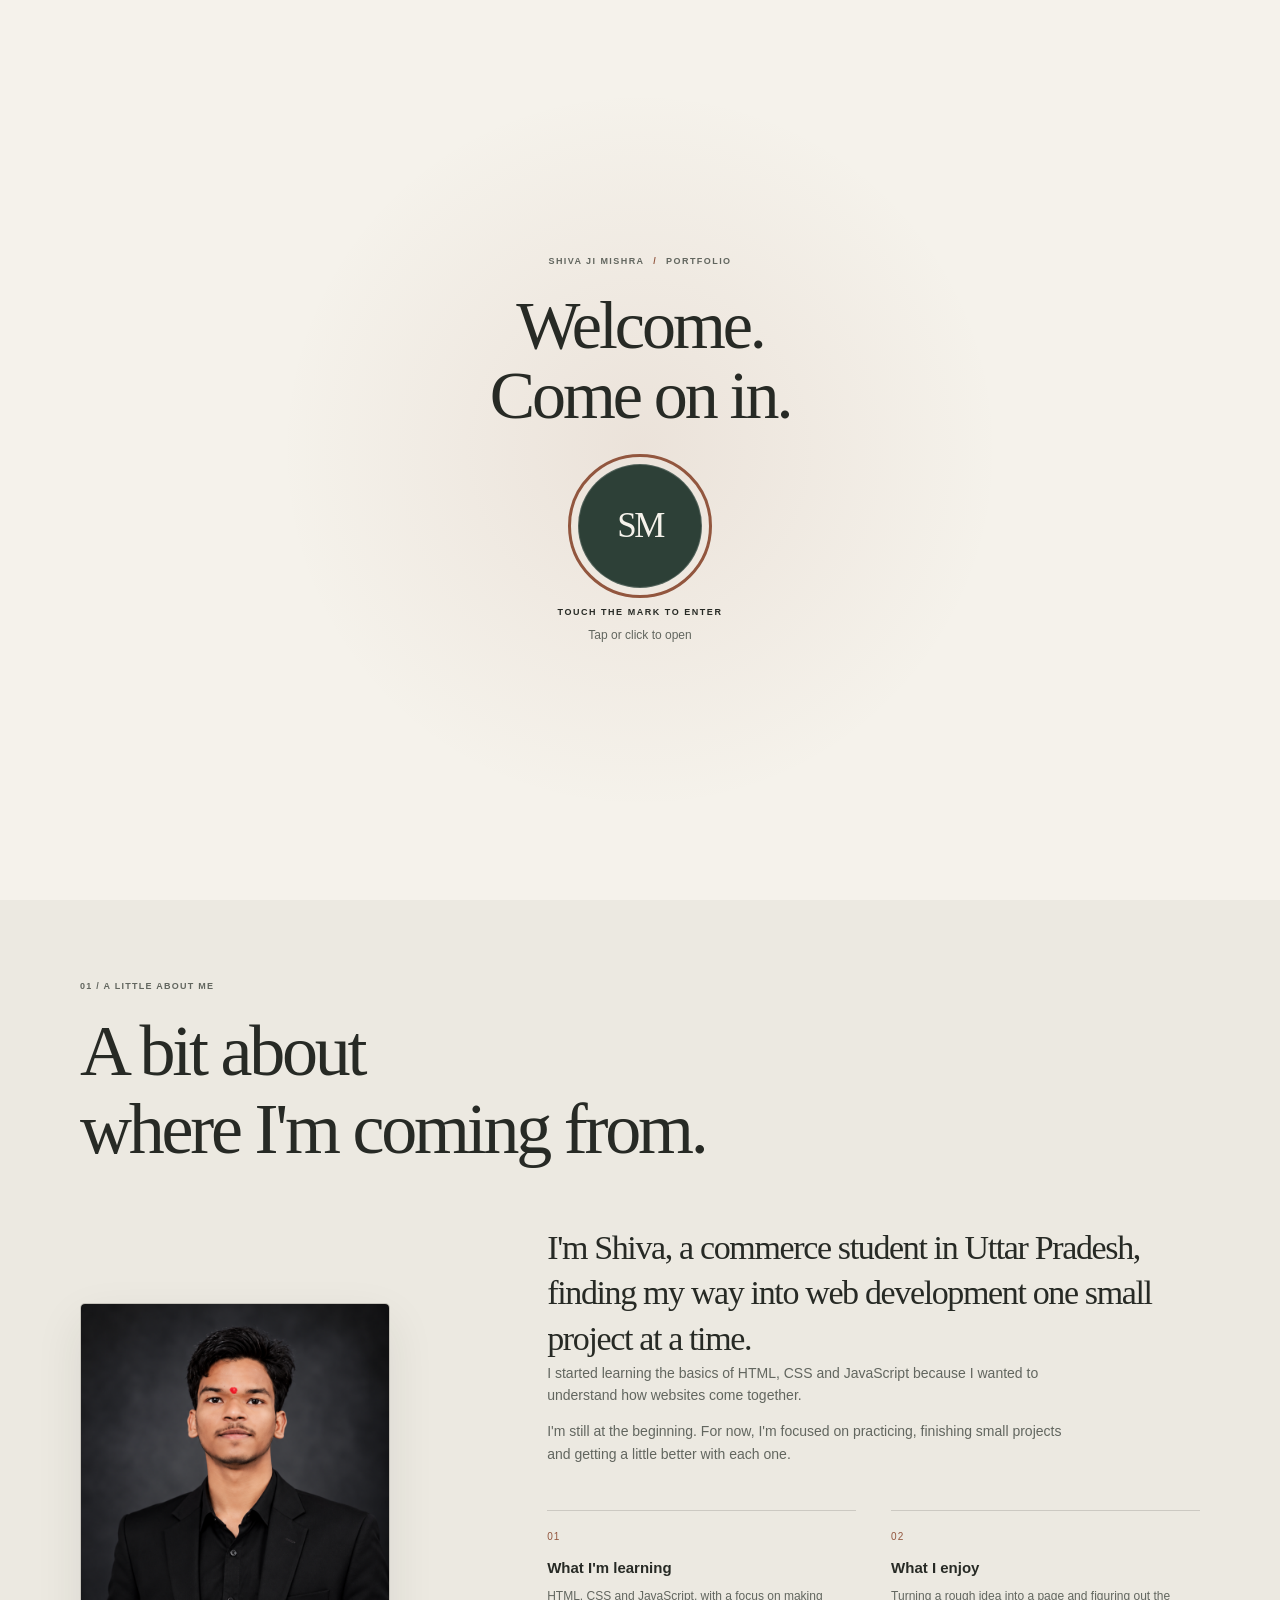
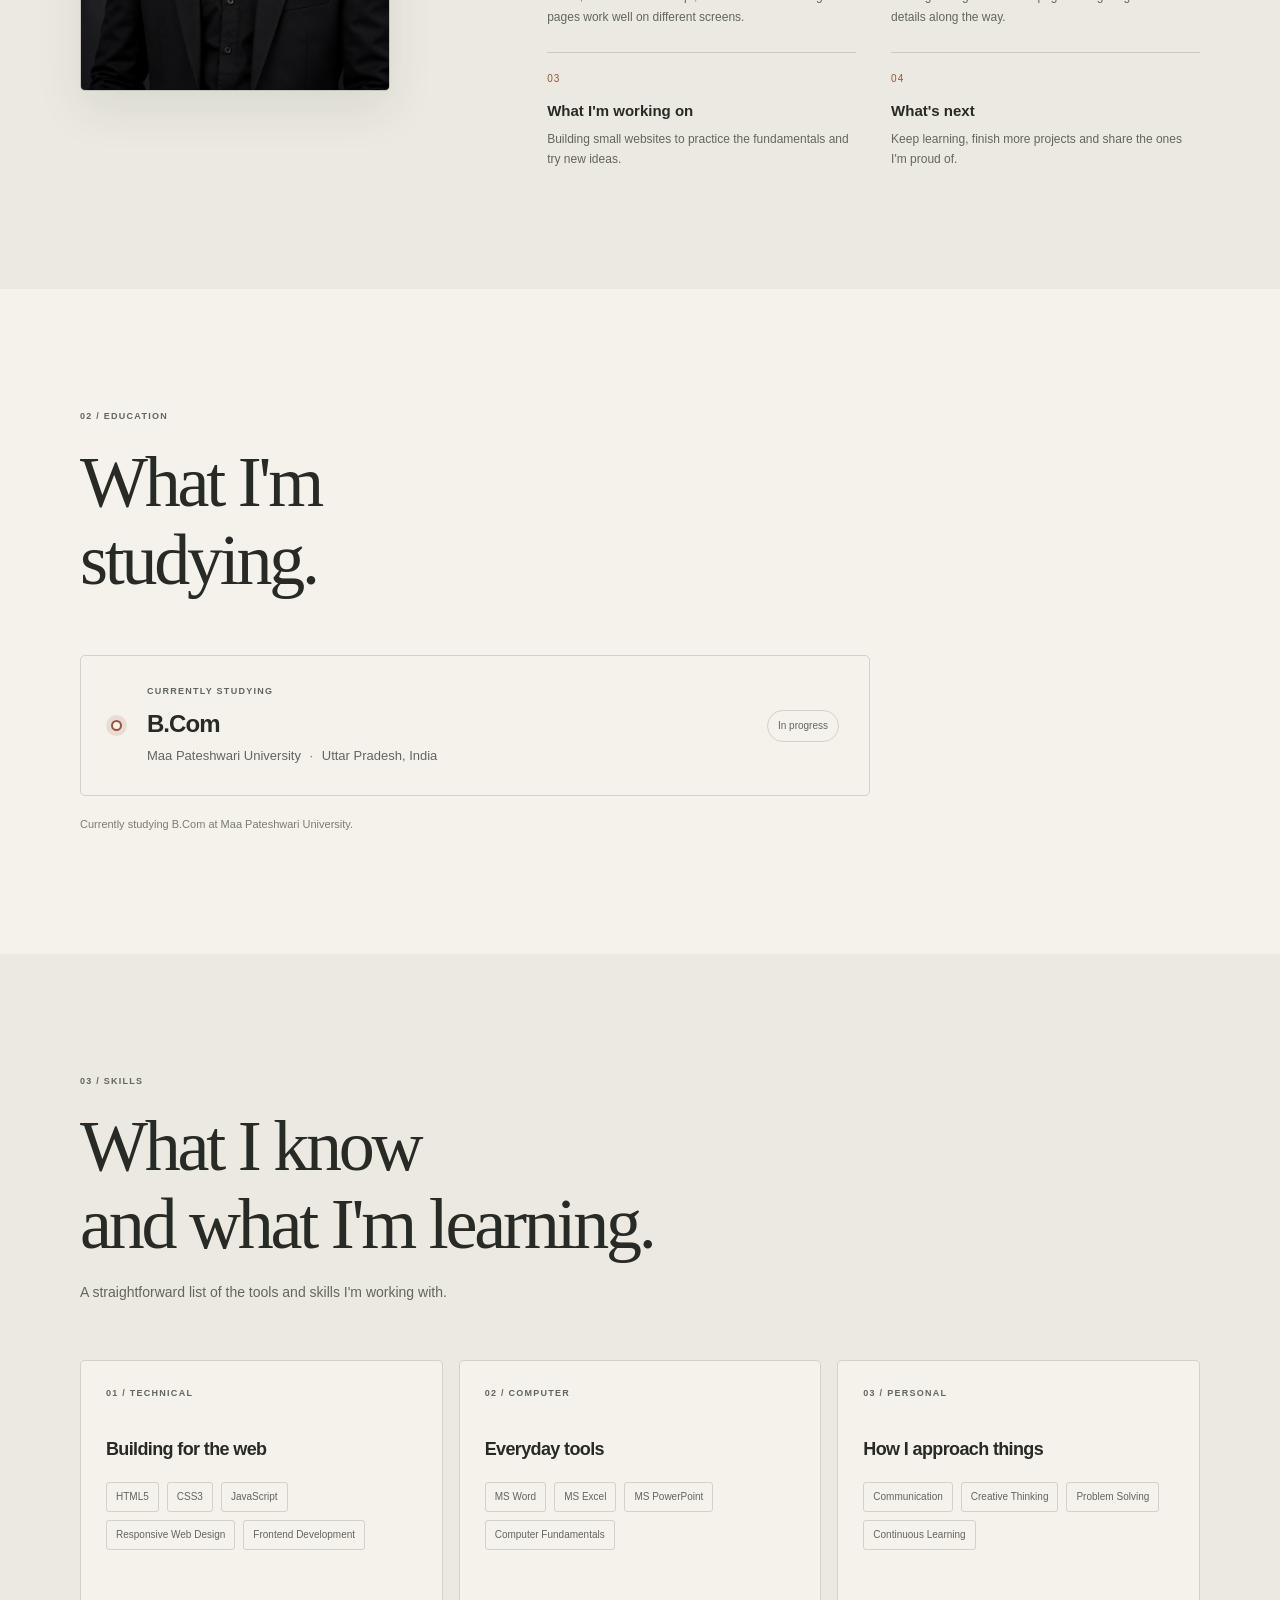
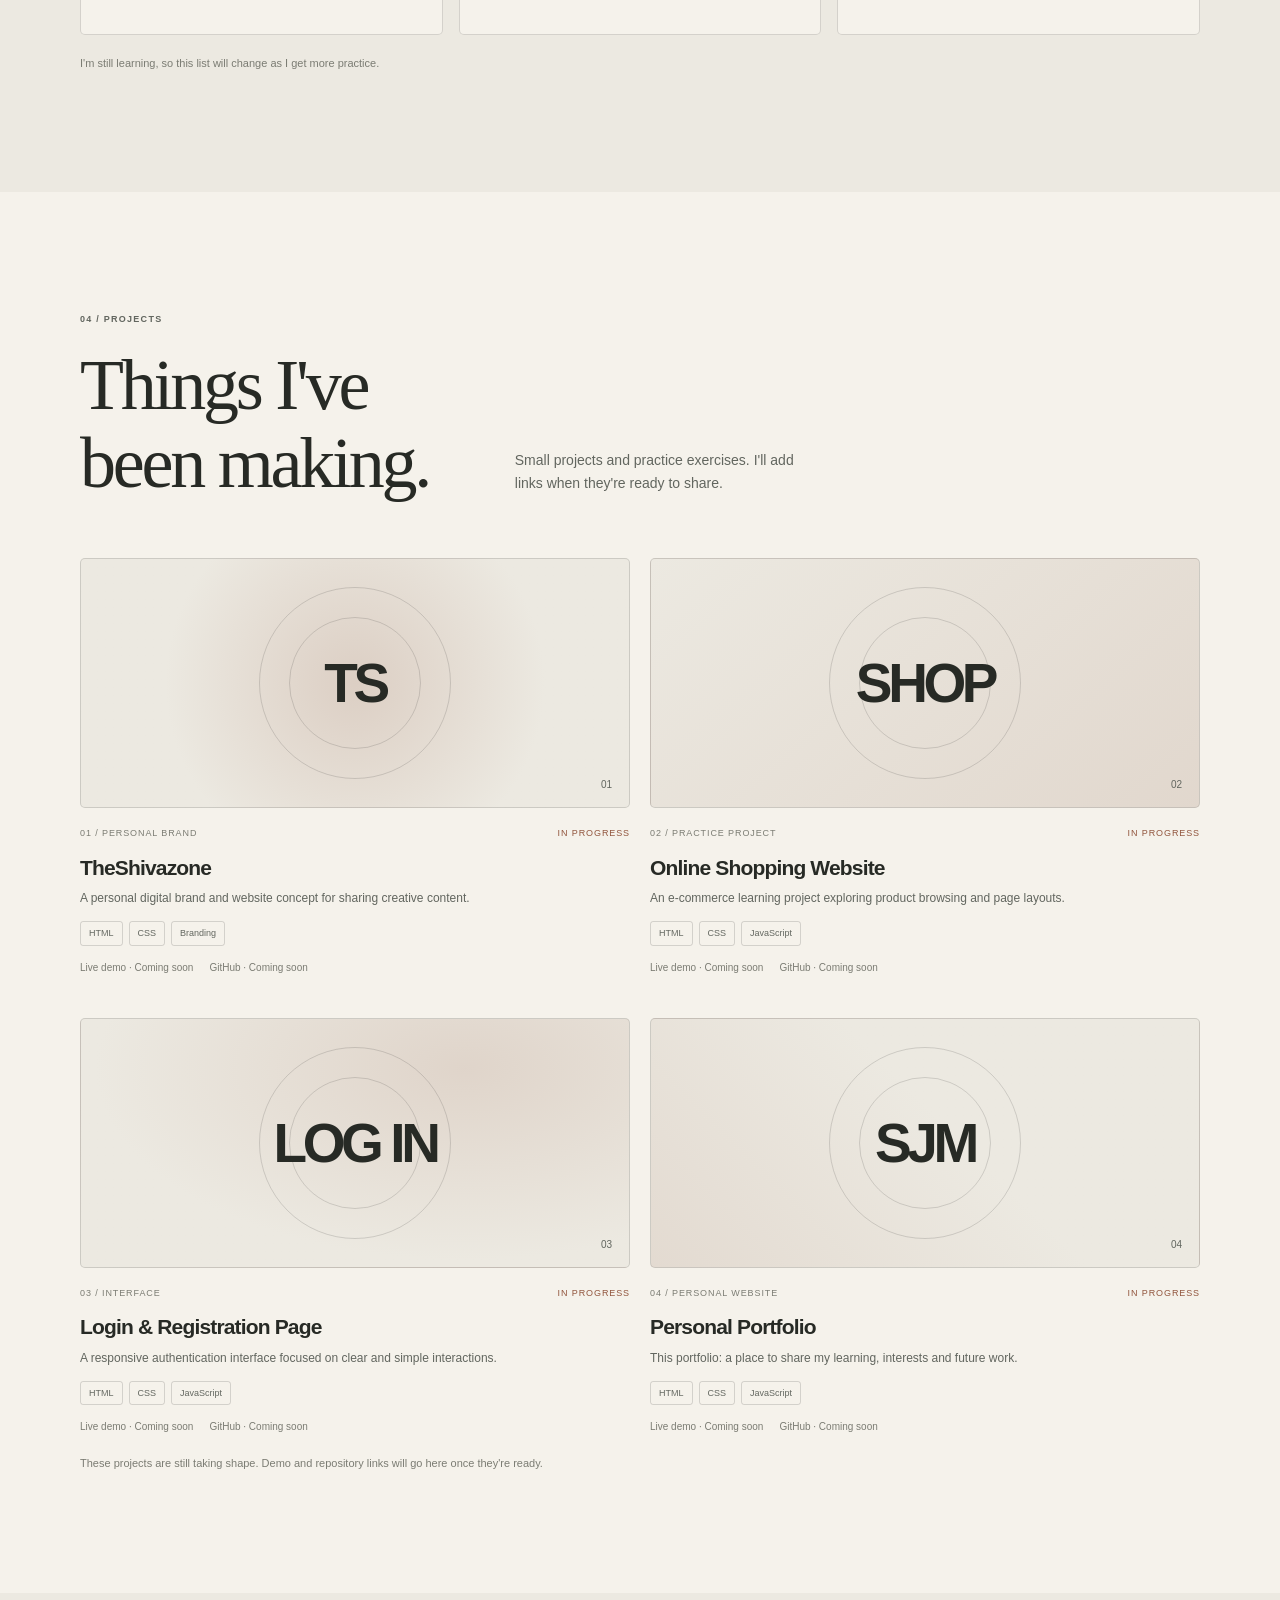
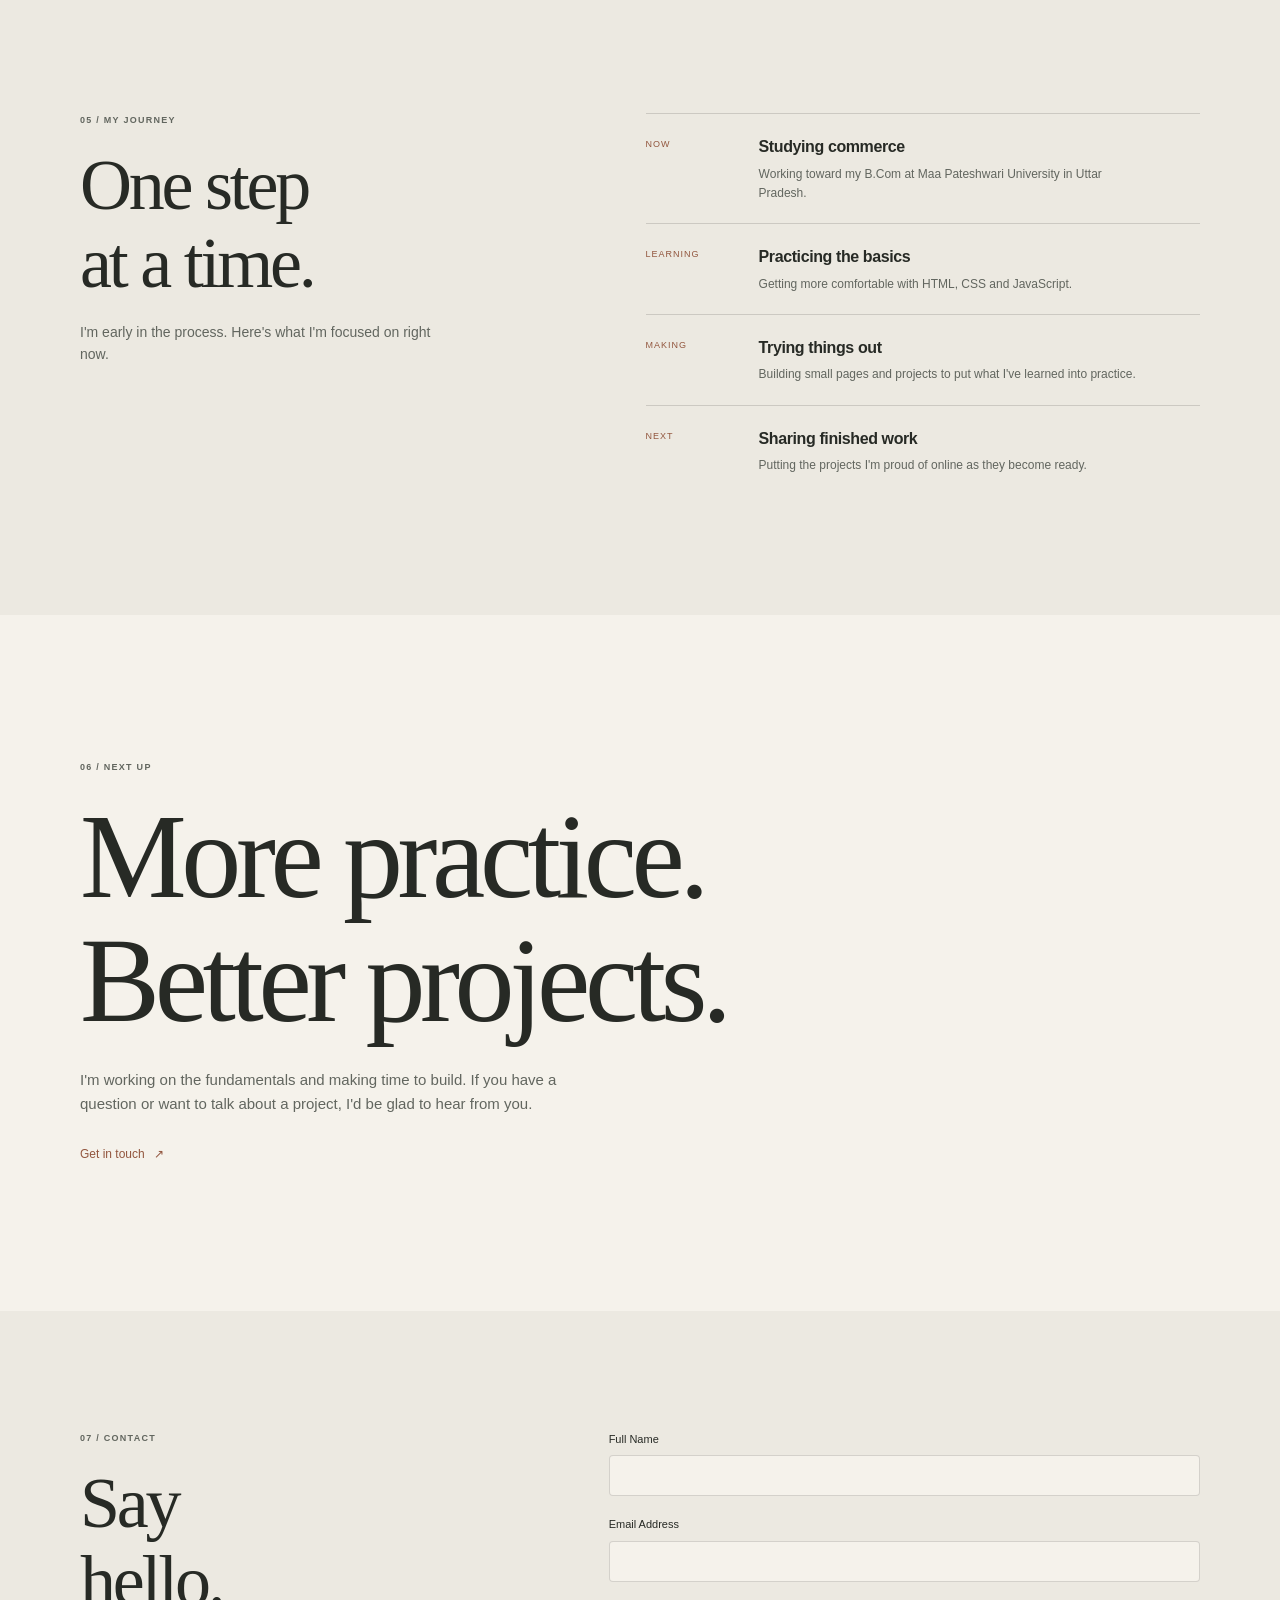
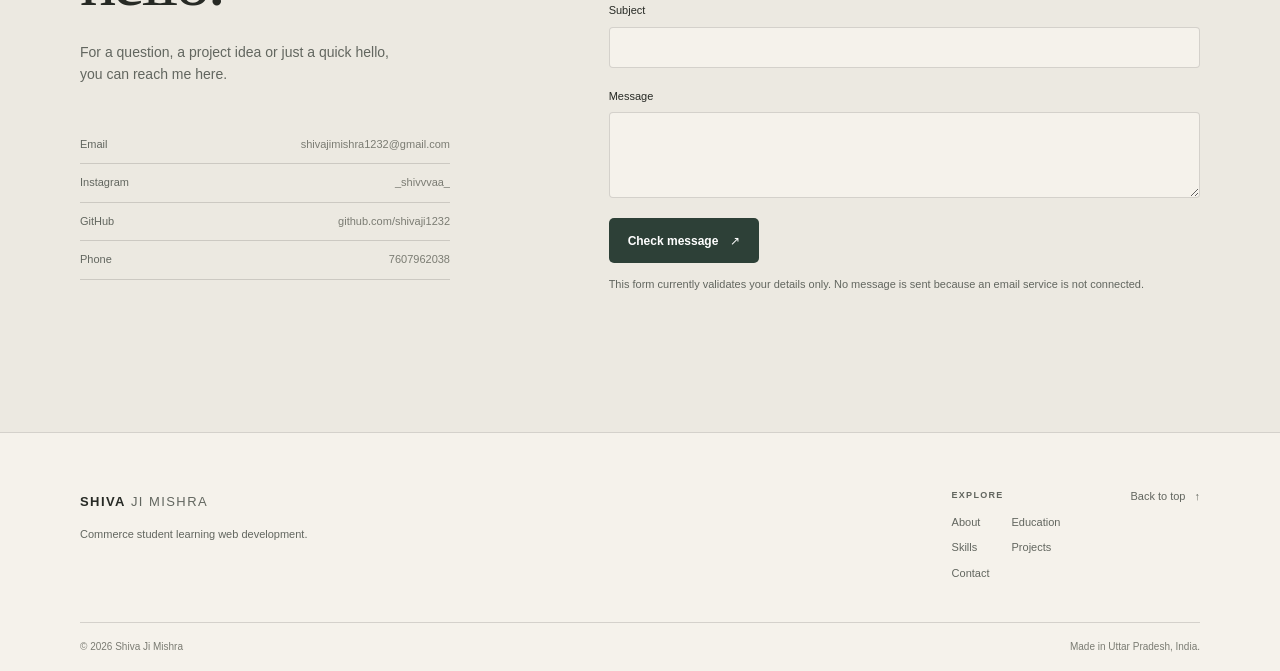
<file: index.html>
<!doctype html>
<html lang="en" data-theme="light">
<head>
  <meta charset="utf-8">
  <meta name="viewport" content="width=device-width, initial-scale=1">
  <meta name="color-scheme" content="dark light">
  <meta name="theme-color" content="#f5f2eb">
  <meta name="description" content="Explore the personal portfolio of Shiva Ji Mishra, featuring education, skills, web development projects and creative digital interests.">
  <meta property="og:type" content="website">
  <meta property="og:title" content="Shiva Ji Mishra | Personal Portfolio">
  <meta property="og:description" content="The portfolio of Shiva Ji Mishra, a commerce student learning web development through hands-on projects.">
  <title>Shiva Ji Mishra — Portfolio</title>
  <link rel="icon" href="data:image/svg+xml,%3Csvg xmlns='http://www.w3.org/2000/svg' viewBox='0 0 64 64'%3E%3Crect width='64' height='64' rx='16' fill='%232d4037'/%3E%3Ctext x='50%25' y='54%25' dominant-baseline='middle' text-anchor='middle' font-family='Georgia' font-size='30' font-weight='700' fill='%23f5f2eb'%3ESM%3C/text%3E%3C/svg%3E">
  <link rel="stylesheet" href="css/style.css">
  <script src="js/script.js" defer></script>
</head>
<body>
  <div class="intro-gate" id="intro-gate" role="dialog" aria-modal="true" aria-labelledby="intro-title" hidden>
    <div class="intro-gate-content">
      <p class="intro-label">SHIVA JI MISHRA <span>/</span> PORTFOLIO</p>
      <h1 id="intro-title">Welcome.<br>Come on in.</h1>
      <button class="intro-trigger" id="intro-enter" type="button" aria-label="Open the portfolio">
        <span class="intro-burst" aria-hidden="true"></span>
        <span class="intro-icon" aria-hidden="true">SM</span>
      </button>
      <p class="intro-instruction">TOUCH THE MARK TO ENTER</p>
      <p class="intro-hint">Tap or click to open</p>
    </div>
  </div>

  <a class="skip-link" href="#main">Skip to content</a>

  <header class="site-header">
    <nav class="nav shell" aria-label="Main navigation">
      <a class="wordmark" href="#home" aria-label="Shiva Ji Mishra, home">SHIVA <span>JI MISHRA</span></a>
      <button class="menu-toggle" type="button" aria-expanded="false" aria-controls="primary-menu" aria-label="Open navigation menu">
        <span></span><span></span>
      </button>
      <div class="nav-panel" id="primary-menu">
        <ul class="nav-links">
          <li><a href="#home">Home</a></li>
          <li><a href="#about">About</a></li>
          <li><a href="#education">Education</a></li>
          <li><a href="#skills">Skills</a></li>
          <li><a href="#projects">Projects</a></li>
          <li><a href="#contact">Contact</a></li>
        </ul>
        <button class="theme-toggle" type="button" aria-label="Switch to dark mode" title="Switch to dark mode">
          <span class="theme-icon" aria-hidden="true">☾</span>
          <span class="theme-label">Dark</span>
        </button>
      </div>
    </nav>
  </header>

  <main id="main" tabindex="-1">
    <section class="hero section shell" id="home" aria-labelledby="hero-title">
      <div class="hero-copy reveal">
        <p class="eyebrow"><span class="status-dot"></span> COMMERCE STUDENT · UTTAR PRADESH, INDIA</p>
        <h1 id="hero-title">Hi, I'm<br><span class="hero-name">Shiva Ji Mishra.</span></h1>
        <p class="hero-tagline">Learning to build for the web.</p>
        <p class="hero-intro">I'm a commerce student learning web development by making things. I like clear layouts, useful details and projects that teach me something new.</p>
        <p class="role-line">At the moment: <span class="rotating-role">HTML, CSS &amp; JavaScript</span></p>
        <div class="hero-actions">
          <a class="button button-primary" href="#projects">See what I'm working on <span aria-hidden="true">↗</span></a>
          <a class="text-link" href="#about">A little about me <span aria-hidden="true">↓</span></a>
        </div>
      </div>
      <figure class="hero-portrait profile-photo reveal">
        <img src="assets/images/shiva-profile.png" alt="Shiva Ji Mishra Professional Profile Photo" width="768" height="960" fetchpriority="high">
      </figure>
      <a class="scroll-cue" href="#about" aria-label="Scroll to About section"><span></span> SCROLL TO EXPLORE</a>
    </section>

    <section class="section section-muted" id="about" aria-labelledby="about-title">
      <div class="shell">
        <div class="section-heading reveal">
          <p class="eyebrow">01 / A LITTLE ABOUT ME</p>
          <h2 id="about-title">A bit about<br>where I'm coming from.</h2>
        </div>
        <div class="about-layout">
          <figure class="about-portrait profile-photo reveal">
            <img src="assets/images/shiva-profile.png" alt="Shiva Ji Mishra Professional Profile Photo" width="768" height="960" loading="lazy">
          </figure>
          <div class="about-content">
            <p class="about-lead reveal">I'm Shiva, a commerce student in Uttar Pradesh, finding my way into web development one small project at a time.</p>
            <div class="about-details reveal">
              <p>I started learning the basics of HTML, CSS and JavaScript because I wanted to understand how websites come together.</p>
              <p>I'm still at the beginning. For now, I'm focused on practicing, finishing small projects and getting a little better with each one.</p>
              <div class="principles">
                <article><span>01</span><h3>What I'm learning</h3><p>HTML, CSS and JavaScript, with a focus on making pages work well on different screens.</p></article>
                <article><span>02</span><h3>What I enjoy</h3><p>Turning a rough idea into a page and figuring out the details along the way.</p></article>
                <article><span>03</span><h3>What I'm working on</h3><p>Building small websites to practice the fundamentals and try new ideas.</p></article>
                <article><span>04</span><h3>What's next</h3><p>Keep learning, finish more projects and share the ones I'm proud of.</p></article>
              </div>
            </div>
          </div>
        </div>
      </div>
    </section>

    <section class="section shell" id="education" aria-labelledby="education-title">
      <div class="section-heading reveal">
        <p class="eyebrow">02 / EDUCATION</p>
        <h2 id="education-title">What I'm<br>studying.</h2>
      </div>
      <div class="education-card reveal">
        <div class="timeline-mark" aria-hidden="true"></div>
        <div>
          <p class="eyebrow">CURRENTLY STUDYING</p>
          <h3>B.Com</h3>
          <p>Maa Pateshwari University <span class="separator">·</span> Uttar Pradesh, India</p>
        </div>
        <span class="education-status">In progress</span>
      </div>
      <p class="section-note">Currently studying B.Com at Maa Pateshwari University.</p>
    </section>

    <section class="section section-muted" id="skills" aria-labelledby="skills-title">
      <div class="shell">
        <div class="section-heading reveal">
          <p class="eyebrow">03 / SKILLS</p>
          <h2 id="skills-title">What I know<br>and what I'm learning.</h2>
          <p class="heading-note">A straightforward list of the tools and skills I'm working with.</p>
        </div>
        <div class="skill-grid">
          <article class="skill-card reveal">
            <p class="eyebrow">01 / TECHNICAL</p><h3>Building for the web</h3>
            <ul><li>HTML5</li><li>CSS3</li><li>JavaScript</li><li>Responsive Web Design</li><li>Frontend Development</li></ul>
          </article>
          <article class="skill-card reveal">
            <p class="eyebrow">02 / COMPUTER</p><h3>Everyday tools</h3>
            <ul><li>MS Word</li><li>MS Excel</li><li>MS PowerPoint</li><li>Computer Fundamentals</li></ul>
          </article>
          <article class="skill-card reveal">
            <p class="eyebrow">03 / PERSONAL</p><h3>How I approach things</h3>
            <ul><li>Communication</li><li>Creative Thinking</li><li>Problem Solving</li><li>Continuous Learning</li></ul>
          </article>
        </div>
        <p class="section-note">I'm still learning, so this list will change as I get more practice.</p>
      </div>
    </section>

    <section class="section shell" id="projects" aria-labelledby="projects-title">
      <div class="section-heading section-heading-row reveal">
        <div><p class="eyebrow">04 / PROJECTS</p><h2 id="projects-title">Things I've been making.</h2></div>
        <p class="heading-note">Small projects and practice exercises. I'll add links when they're ready to share.</p>
      </div>
      <div class="project-grid">
        <article class="project-card reveal">
          <div class="project-art project-art-one" aria-hidden="true"><span>TS</span><i>01</i></div>
          <div class="project-meta"><span>01 / PERSONAL BRAND</span><span class="coming-soon">IN PROGRESS</span></div>
          <h3>TheShivazone</h3><p>A personal digital brand and website concept for sharing creative content.</p>
          <ul class="tag-list"><li>HTML</li><li>CSS</li><li>Branding</li></ul>
          <p class="project-links"><span>Live demo · Coming soon</span><span>GitHub · Coming soon</span></p>
        </article>
        <article class="project-card reveal">
          <div class="project-art project-art-two" aria-hidden="true"><span>SHOP</span><i>02</i></div>
          <div class="project-meta"><span>02 / PRACTICE PROJECT</span><span class="coming-soon">IN PROGRESS</span></div>
          <h3>Online Shopping Website</h3><p>An e-commerce learning project exploring product browsing and page layouts.</p>
          <ul class="tag-list"><li>HTML</li><li>CSS</li><li>JavaScript</li></ul>
          <p class="project-links"><span>Live demo · Coming soon</span><span>GitHub · Coming soon</span></p>
        </article>
        <article class="project-card reveal">
          <div class="project-art project-art-three" aria-hidden="true"><span>LOG IN</span><i>03</i></div>
          <div class="project-meta"><span>03 / INTERFACE</span><span class="coming-soon">IN PROGRESS</span></div>
          <h3>Login &amp; Registration Page</h3><p>A responsive authentication interface focused on clear and simple interactions.</p>
          <ul class="tag-list"><li>HTML</li><li>CSS</li><li>JavaScript</li></ul>
          <p class="project-links"><span>Live demo · Coming soon</span><span>GitHub · Coming soon</span></p>
        </article>
        <article class="project-card reveal">
          <div class="project-art project-art-four" aria-hidden="true"><span>SJM</span><i>04</i></div>
          <div class="project-meta"><span>04 / PERSONAL WEBSITE</span><span class="coming-soon">IN PROGRESS</span></div>
          <h3>Personal Portfolio</h3><p>This portfolio: a place to share my learning, interests and future work.</p>
          <ul class="tag-list"><li>HTML</li><li>CSS</li><li>JavaScript</li></ul>
          <p class="project-links"><span>Live demo · Coming soon</span><span>GitHub · Coming soon</span></p>
        </article>
      </div>
      <p class="section-note">These projects are still taking shape. Demo and repository links will go here once they're ready.</p>
    </section>

    <section class="section section-muted" id="journey" aria-labelledby="journey-title">
      <div class="shell journey-layout">
        <div class="section-heading reveal">
          <p class="eyebrow">05 / MY JOURNEY</p>
          <h2 id="journey-title">One step<br>at a time.</h2>
          <p class="heading-note">I'm early in the process. Here's what I'm focused on right now.</p>
        </div>
        <ol class="journey-list">
          <li class="reveal"><span>NOW</span><div><h3>Studying commerce</h3><p>Working toward my B.Com at Maa Pateshwari University in Uttar Pradesh.</p></div></li>
          <li class="reveal"><span>LEARNING</span><div><h3>Practicing the basics</h3><p>Getting more comfortable with HTML, CSS and JavaScript.</p></div></li>
          <li class="reveal"><span>MAKING</span><div><h3>Trying things out</h3><p>Building small pages and projects to put what I've learned into practice.</p></div></li>
          <li class="reveal"><span>NEXT</span><div><h3>Sharing finished work</h3><p>Putting the projects I'm proud of online as they become ready.</p></div></li>
        </ol>
      </div>
    </section>

    <section class="future-section section shell reveal" aria-labelledby="future-title">
      <p class="eyebrow">06 / NEXT UP</p>
      <h2 id="future-title">More practice.<br>Better projects.</h2>
      <p>I'm working on the fundamentals and making time to build. If you have a question or want to talk about a project, I'd be glad to hear from you.</p>
      <a class="text-link" href="#contact">Get in touch <span aria-hidden="true">↗</span></a>
    </section>

    <section class="section section-muted" id="contact" aria-labelledby="contact-title">
      <div class="shell contact-layout">
        <div class="contact-copy reveal">
          <p class="eyebrow">07 / CONTACT</p>
          <h2 id="contact-title">Say<br>hello.</h2>
          <p>For a question, a project idea or just a quick hello, you can reach me here.</p>
          <div class="contact-links" aria-label="Contact details and social profiles">
            <p><span>Email</span><a href="mailto:shivajimishra1232@gmail.com">shivajimishra1232@gmail.com</a></p>
            <p><span>Instagram</span><a href="https://www.instagram.com/_shivvvaa_/" target="_blank" rel="noopener noreferrer">_shivvvaa_</a></p>
            <p><span>GitHub</span><a href="https://github.com/shivaji1232" target="_blank" rel="noopener noreferrer">github.com/shivaji1232</a></p>
            <p><span>Phone</span><a href="tel:7607962038">7607962038</a></p>
          </div>
        </div>
        <form class="contact-form reveal" id="contact-form" novalidate>
          <label for="full-name">Full Name</label>
          <input id="full-name" name="name" type="text" autocomplete="name" required minlength="2">
          <label for="email">Email Address</label>
          <input id="email" name="email" type="email" autocomplete="email" required>
          <label for="subject">Subject</label>
          <input id="subject" name="subject" type="text" required>
          <label for="message">Message</label>
          <textarea id="message" name="message" rows="4" required minlength="10"></textarea>
          <button class="button button-primary" type="submit">Check message <span aria-hidden="true">↗</span></button>
          <p class="form-status" id="form-status" role="status" aria-live="polite">This form currently validates your details only. No message is sent because an email service is not connected.</p>
        </form>
      </div>
    </section>
  </main>

  <footer class="site-footer">
    <div class="shell footer-top">
      <div><a class="wordmark" href="#home">SHIVA <span>JI MISHRA</span></a><p>Commerce student learning web development.</p></div>
      <div class="footer-nav"><p class="eyebrow">EXPLORE</p><a href="#about">About</a><a href="#education">Education</a><a href="#skills">Skills</a><a href="#projects">Projects</a><a href="#contact">Contact</a></div>
      <a class="back-to-top" href="#home">Back to top <span aria-hidden="true">↑</span></a>
    </div>
    <div class="shell footer-bottom"><span>© <span id="current-year"></span> Shiva Ji Mishra</span><span>Made in Uttar Pradesh, India.</span></div>
  </footer>
</body>
</html>
</file>
<file: css/style.css>
:root {
  color-scheme: light;
  --bg: #f5f2eb;
  --surface: #ece9e1;
  --surface-raised: #e4e0d6;
  --text: #272a25;
  --muted: #62665f;
  --faint: #7b7c73;
  --accent: #92563e;
  --line: rgba(39, 42, 37, .16);
  --header: rgba(245, 242, 235, .9);
  --shadow: 0 18px 48px rgba(37, 39, 33, .09);
  font-family: -apple-system, BlinkMacSystemFont, "Segoe UI", sans-serif;
  font-synthesis: none;
  text-rendering: optimizeLegibility;
  scroll-behavior: smooth;
  scroll-padding-top: 84px;
}

:root[data-theme="dark"] {
  color-scheme: dark;
  --bg: #191c18;
  --surface: #222620;
  --surface-raised: #2a2e28;
  --text: #f0ede5;
  --muted: #b6b5aa;
  --faint: #94968d;
  --accent: #d29a79;
  --line: rgba(240, 237, 229, .15);
  --header: rgba(25, 28, 24, .9);
  --shadow: 0 18px 48px rgba(0, 0, 0, .2);
}

* { box-sizing: border-box; }
body { margin: 0; background: var(--bg); color: var(--text); line-height: 1.6; transition: background-color .3s ease, color .3s ease; }
body, button, input, textarea { font-family: -apple-system, BlinkMacSystemFont, "Segoe UI", sans-serif; }
button, a { -webkit-tap-highlight-color: transparent; }
a { color: inherit; }
button { color: inherit; }
::selection { background: var(--accent); color: #fff; }
.shell { width: min(1120px, calc(100% - 64px)); margin-inline: auto; }
.section { padding-block: 120px; }
.section-muted { background: var(--surface); transition: background-color .3s ease; }
.skip-link { position: fixed; z-index: 1000; top: 10px; left: 10px; padding: 10px 14px; color: #fff; background: var(--accent); border-radius: 8px; transform: translateY(-160%); }
.skip-link:focus { transform: translateY(0); }

.site-header { position: sticky; z-index: 50; top: 0; background: var(--header); border-bottom: 1px solid var(--line); backdrop-filter: blur(18px); -webkit-backdrop-filter: blur(18px); }
.nav { min-height: 68px; display: flex; align-items: center; justify-content: space-between; gap: 30px; }
.wordmark { display: inline-flex; gap: 5px; text-decoration: none; font-size: 13px; font-weight: 750; letter-spacing: .11em; white-space: nowrap; }
.wordmark span { color: var(--muted); font-weight: 500; }
.nav-panel, .nav-links { display: flex; align-items: center; }
.nav-panel { gap: 30px; }
.nav-links { gap: 25px; padding: 0; margin: 0; list-style: none; }
.nav-links a, .footer-nav a { color: var(--muted); text-decoration: none; font-size: 12px; transition: color .2s ease; }
.nav-links a:hover, .footer-nav a:hover, .text-link:hover, .back-to-top:hover { color: var(--accent); }
.theme-toggle { display: inline-flex; align-items: center; gap: 7px; padding: 8px 11px; background: transparent; border: 1px solid var(--line); border-radius: 999px; font-size: 11px; cursor: pointer; transition: border-color .2s ease, color .2s ease; }
.theme-toggle:hover { border-color: var(--accent); color: var(--accent); }
.theme-icon { font-size: 15px; line-height: 1; }
.menu-toggle { display: none; }

.hero { position: relative; min-height: min(790px, calc(100svh - 68px)); display: grid; grid-template-columns: minmax(0, 1fr) minmax(270px, .68fr); align-items: center; gap: clamp(35px, 6vw, 76px); padding-block: 105px 125px; }
.hero::after { position: absolute; z-index: -1; top: 14%; right: 3%; width: min(38vw, 430px); aspect-ratio: 1; border: 1px solid var(--line); border-radius: 50%; content: ""; opacity: .46; }
.hero::before { position: absolute; z-index: -1; top: 22%; right: 10%; width: min(24vw, 280px); aspect-ratio: 1; border: 1px solid var(--line); border-radius: 50%; content: ""; opacity: .4; }
.hero-copy { max-width: 760px; }
.profile-photo { overflow: hidden; margin: 0; border: 1px solid var(--line); border-radius: 22px; background: var(--surface-raised); box-shadow: var(--shadow); }
.profile-photo img { display: block; width: 100%; height: 100%; object-fit: cover; object-position: center 30%; transition: transform .45s ease; }
.profile-photo:hover img { transform: scale(1.025); }
.hero-portrait { width: min(100%, 370px); aspect-ratio: 3 / 4; justify-self: end; }
.eyebrow { margin: 0 0 20px; color: var(--muted); font-size: 10px; font-weight: 650; letter-spacing: .16em; }
.status-dot { display: inline-block; width: 7px; height: 7px; margin-right: 7px; background: var(--accent); border-radius: 50%; vertical-align: 1px; }
h1, h2, h3, p { margin-top: 0; }
.hero h1 { margin-bottom: 22px; font-size: clamp(52px, 8.5vw, 104px); line-height: .99; letter-spacing: -.075em; font-weight: 650; }
.hero-name { color: var(--muted); }
.hero-tagline { margin-bottom: 16px; font-size: clamp(20px, 2.8vw, 30px); font-weight: 550; letter-spacing: -.035em; }
.hero-intro { max-width: 530px; margin-bottom: 17px; color: var(--muted); font-size: 15px; }
.role-line { min-height: 25px; margin-bottom: 29px; color: var(--faint); font-size: 12px; }
.rotating-role { color: var(--accent); }
.role-cursor { margin-left: 2px; color: var(--accent); animation: blink 1s step-end infinite; }
@keyframes blink { 50% { opacity: 0; } }
.hero-actions { display: flex; align-items: center; gap: 28px; }
.button { display: inline-flex; min-height: 45px; align-items: center; justify-content: center; gap: 12px; padding: 0 19px; border: 0; border-radius: 999px; font-size: 12px; font-weight: 600; text-decoration: none; cursor: pointer; transition: transform .2s ease, background-color .2s ease, box-shadow .2s ease; }
.button:hover { transform: translateY(-2px); }
.button-primary { background: var(--accent); color: #fff; box-shadow: 0 7px 22px color-mix(in srgb, var(--accent) 25%, transparent); }
.button-primary:hover { box-shadow: 0 10px 28px color-mix(in srgb, var(--accent) 38%, transparent); }
.text-link { display: inline-flex; align-items: center; gap: 9px; color: var(--text); font-size: 12px; text-decoration: none; transition: color .2s ease; }
.scroll-cue { position: absolute; bottom: 35px; left: 0; display: flex; align-items: center; gap: 10px; color: var(--faint); font-size: 9px; letter-spacing: .14em; text-decoration: none; }
.scroll-cue span { width: 24px; height: 1px; background: var(--accent); }
.mobile-break { display: none; }

.section-heading { max-width: 740px; margin-bottom: 56px; }
.section-heading h2, .contact-copy h2, .future-section h2 { margin: 0; font-size: clamp(42px, 6vw, 72px); font-weight: 600; line-height: 1.04; letter-spacing: -.065em; }
.heading-note { max-width: 380px; margin: 18px 0 0; color: var(--muted); font-size: 14px; }
.about-layout { display: grid; grid-template-columns: minmax(240px, .72fr) minmax(0, 1.28fr); gap: clamp(40px, 8vw, 100px); align-items: center; }
.about-portrait { width: min(100%, 310px); aspect-ratio: 4 / 5; }
.about-content { min-width: 0; }
.about-lead { margin: 0; font-size: clamp(23px, 3vw, 34px); line-height: 1.34; letter-spacing: -.04em; }
.about-details { color: var(--muted); font-size: 14px; }
.about-details > p { max-width: 540px; }
.principles { display: grid; grid-template-columns: 1fr 1fr; gap: 25px 35px; margin-top: 45px; }
.principles article { border-top: 1px solid var(--line); padding-top: 13px; }
.principles article > span { color: var(--accent); font-size: 10px; letter-spacing: .1em; }
.principles h3 { margin: 10px 0 6px; color: var(--text); font-size: 15px; }
.principles p { margin: 0; font-size: 12px; line-height: 1.7; }

.education-card { position: relative; display: flex; align-items: center; gap: 25px; max-width: 790px; padding: 28px 30px; border: 1px solid var(--line); border-radius: 14px; box-shadow: var(--shadow); }
.timeline-mark { width: 11px; height: 11px; flex: 0 0 auto; border: 2px solid var(--accent); border-radius: 50%; box-shadow: 0 0 0 5px color-mix(in srgb, var(--accent) 13%, transparent); }
.education-card .eyebrow { margin-bottom: 6px; font-size: 9px; }
.education-card h3 { margin: 0 0 3px; font-size: 24px; letter-spacing: -.04em; }
.education-card p:last-child { margin: 0; color: var(--muted); font-size: 13px; }
.separator { padding-inline: 5px; color: var(--faint); }
.education-status { margin-left: auto; padding: 7px 10px; border: 1px solid var(--line); border-radius: 999px; color: var(--muted); font-size: 10px; white-space: nowrap; }
.section-note { margin: 20px 0 0; color: var(--faint); font-size: 11px; }

.skill-grid { display: grid; grid-template-columns: repeat(3, 1fr); gap: 16px; }
.skill-card { min-height: 275px; padding: 25px; background: var(--bg); border: 1px solid var(--line); border-radius: 13px; transition: transform .25s ease, border-color .25s ease, background-color .3s ease; }
.skill-card:hover { transform: translateY(-4px); border-color: color-mix(in srgb, var(--accent) 58%, var(--line)); }
.skill-card .eyebrow { margin-bottom: 35px; font-size: 9px; }
.skill-card h3 { margin-bottom: 18px; font-size: 18px; letter-spacing: -.035em; }
.skill-card ul, .tag-list { display: flex; flex-wrap: wrap; gap: 8px; padding: 0; margin: 0; list-style: none; }
.skill-card li, .tag-list li { padding: 6px 9px; border: 1px solid var(--line); border-radius: 999px; color: var(--muted); font-size: 10px; }

.section-heading-row { display: flex; align-items: end; justify-content: space-between; gap: 30px; }
.section-heading-row .heading-note { margin: 0 0 8px; }
.project-grid { display: grid; grid-template-columns: repeat(2, 1fr); gap: 42px 20px; }
.project-card { min-width: 0; }
.project-art { position: relative; display: grid; min-height: 250px; place-items: center; overflow: hidden; border: 1px solid var(--line); border-radius: 12px; background: var(--surface); transition: transform .35s ease, border-color .35s ease; }
.project-card:hover .project-art { transform: translateY(-4px); border-color: color-mix(in srgb, var(--accent) 45%, var(--line)); }
.project-art::before, .project-art::after { position: absolute; width: 190px; height: 190px; border: 1px solid var(--line); border-radius: 50%; content: ""; }
.project-art::after { width: 130px; height: 130px; }
.project-art span { position: relative; z-index: 1; color: var(--text); font-size: clamp(29px, 5vw, 55px); font-weight: 700; letter-spacing: -.08em; }
.project-art i { position: absolute; right: 17px; bottom: 14px; color: var(--muted); font-size: 10px; font-style: normal; }
.project-art-one { background: radial-gradient(circle at center, color-mix(in srgb, var(--accent) 18%, var(--surface)), var(--surface) 63%); }
.project-art-two { background: linear-gradient(140deg, var(--surface), color-mix(in srgb, var(--accent) 12%, var(--surface))); }
.project-art-three { background: radial-gradient(ellipse at 70% 20%, color-mix(in srgb, var(--accent) 14%, var(--surface)), var(--surface) 68%); }
.project-art-four { background: linear-gradient(45deg, color-mix(in srgb, var(--accent) 10%, var(--surface)), var(--surface) 55%); }
.project-meta { display: flex; justify-content: space-between; gap: 10px; margin-top: 18px; color: var(--faint); font-size: 9px; letter-spacing: .1em; }
.coming-soon { color: var(--accent); white-space: nowrap; }
.project-card h3 { margin: 10px 0 5px; font-size: 21px; letter-spacing: -.04em; }
.project-card > p:not(.project-links) { max-width: 460px; margin-bottom: 13px; color: var(--muted); font-size: 12px; }
.tag-list { gap: 6px; }
.tag-list li { padding: 4px 8px; font-size: 9px; }
.project-links { display: flex; flex-wrap: wrap; gap: 7px 16px; margin: 14px 0 0; color: var(--faint); font-size: 10px; }

.journey-layout { display: grid; grid-template-columns: .9fr 1.1fr; gap: 10%; }
.journey-layout .section-heading { margin-bottom: 0; }
.journey-list { padding: 0; margin: 0; list-style: none; }
.journey-list li { display: grid; grid-template-columns: 95px 1fr; gap: 18px; padding: 20px 0; border-top: 1px solid var(--line); }
.journey-list li > span { padding-top: 3px; color: var(--accent); font-size: 9px; letter-spacing: .11em; }
.journey-list h3 { margin: 0 0 5px; font-size: 16px; letter-spacing: -.025em; }
.journey-list p { max-width: 390px; margin: 0; color: var(--muted); font-size: 12px; }

.future-section { padding-block: 145px; }
.future-section h2 { max-width: 740px; font-size: clamp(56px, 10vw, 120px); }
.future-section > p:not(.eyebrow) { max-width: 520px; margin: 24px 0; color: var(--muted); font-size: 15px; }
.future-section .text-link { color: var(--accent); }

.contact-layout { display: grid; grid-template-columns: .8fr 1.2fr; gap: 12%; }
.contact-copy h2 { margin-bottom: 20px; }
.contact-copy > p:not(.eyebrow) { max-width: 330px; color: var(--muted); font-size: 14px; }
.contact-links { margin-top: 40px; }
.contact-links p { display: flex; justify-content: space-between; gap: 15px; max-width: 370px; padding: 10px 0; margin: 0; border-bottom: 1px solid var(--line); font-size: 11px; }
.contact-links p > span { color: var(--muted); }
.contact-links a { color: var(--faint); text-align: right; text-decoration: none; overflow-wrap: anywhere; transition: color .2s ease; }
.contact-links a:hover { color: var(--accent); }
.contact-form { display: grid; grid-template-columns: 1fr; }
.contact-form label { margin: 0 0 7px; font-size: 11px; }
.contact-form input, .contact-form textarea { width: 100%; margin-bottom: 20px; padding: 12px 13px; border: 1px solid var(--line); border-radius: 8px; outline: none; background: var(--bg); color: var(--text); font-size: 13px; transition: border-color .2s ease; }
.contact-form input:focus, .contact-form textarea:focus { border-color: var(--accent); }
.contact-form textarea { resize: vertical; }
.contact-form .button { justify-self: start; }
.form-status { min-height: 36px; margin: 13px 0 0; color: var(--muted); font-size: 11px; }

.site-footer { padding-top: 55px; border-top: 1px solid var(--line); }
.footer-top { display: grid; grid-template-columns: 1fr auto auto; align-items: start; gap: 70px; padding-bottom: 40px; }
.footer-top > div:first-child > p { margin: 12px 0 0; color: var(--muted); font-size: 11px; }
.footer-nav { display: grid; grid-template-columns: repeat(2, auto); gap: 8px 22px; }
.footer-nav .eyebrow { grid-column: 1 / -1; margin: 0 0 3px; }
.footer-nav a { font-size: 11px; }
.back-to-top { display: inline-flex; gap: 9px; color: var(--muted); font-size: 11px; text-decoration: none; transition: color .2s ease; }
.footer-bottom { display: flex; justify-content: space-between; gap: 20px; padding-block: 16px; border-top: 1px solid var(--line); color: var(--faint); font-size: 10px; }

.js .reveal { opacity: 0; transform: translateY(15px); transition: opacity .65s ease, transform .65s ease; }
.js .reveal.is-visible { opacity: 1; transform: translateY(0); }
:focus-visible { outline: 2px solid var(--accent); outline-offset: 4px; }

@media (max-width: 900px) {
  .shell { width: min(100% - 48px, 720px); }
  .section { padding-block: 90px; }
  .nav { min-height: 64px; }
  .menu-toggle { display: flex; width: 38px; height: 38px; flex-direction: column; align-items: center; justify-content: center; gap: 5px; border: 1px solid var(--line); border-radius: 50%; background: transparent; cursor: pointer; }
  .menu-toggle span { width: 14px; height: 1px; background: var(--text); transition: transform .2s ease; }
  .menu-toggle[aria-expanded="true"] span:first-child { transform: translateY(3px) rotate(45deg); }
  .menu-toggle[aria-expanded="true"] span:last-child { transform: translateY(-3px) rotate(-45deg); }
  .nav-panel { position: absolute; top: 64px; right: 0; left: 0; display: none; align-items: stretch; gap: 18px; padding: 20px 24px 24px; border-bottom: 1px solid var(--line); background: var(--bg); }
  .nav-panel.is-open { display: flex; flex-direction: column; }
  .nav-links { display: grid; grid-template-columns: repeat(2, 1fr); gap: 0; }
  .nav-links li { border-bottom: 1px solid var(--line); }
  .nav-links a { display: block; padding: 12px 0; font-size: 14px; }
  .theme-toggle { align-self: flex-start; }
  .hero { min-height: 0; grid-template-columns: 1fr; gap: 38px; padding-block: 80px 125px; }
  .hero-portrait { width: min(320px, 76vw); justify-self: center; }
  .hero::after { right: 0; opacity: .25; }
  .hero::before { right: 8%; opacity: .2; }
  .about-layout, .journey-layout { grid-template-columns: 1fr; gap: 42px; }
  .about-portrait { width: min(280px, 76vw); justify-self: center; }
  .about-layout { align-items: start; }
  .about-lead { max-width: 650px; }
  .skill-grid { grid-template-columns: 1fr 1fr; }
  .skill-card:last-child { grid-column: 1 / -1; min-height: auto; }
  .contact-layout { grid-template-columns: 1fr 1.1fr; gap: 8%; }
}

@media (max-width: 600px) {
  .shell { width: calc(100% - 40px); }
  .section { padding-block: 76px; }
  .wordmark { font-size: 11px; }
  .hero { min-height: 0; overflow-x: clip; align-items: center; gap: 32px; padding-block: 70px 100px; }
  .hero::after { top: 15%; right: -25%; width: 75vw; }
  .hero::before { top: 23%; right: -10%; width: 48vw; }
  .hero h1 { font-size: clamp(48px, 13vw, 72px); }
  .hero-intro { font-size: 14px; }
  .hero-actions { align-items: flex-start; flex-direction: column; gap: 18px; }
  .scroll-cue { bottom: 27px; }
  .mobile-break { display: initial; }
  .section-heading { margin-bottom: 37px; }
  .section-heading h2, .contact-copy h2 { font-size: clamp(40px, 11vw, 58px); }
  .principles { gap: 20px 15px; margin-top: 32px; }
  .principles p { font-size: 11px; }
  .education-card { align-items: flex-start; gap: 15px; padding: 22px 18px; }
  .education-status { align-self: center; padding: 6px 8px; font-size: 9px; }
  .skill-grid, .project-grid { grid-template-columns: 1fr; }
  .skill-card, .skill-card:last-child { min-height: auto; grid-column: auto; }
  .skill-card .eyebrow { margin-bottom: 23px; }
  .section-heading-row { align-items: flex-start; flex-direction: column; gap: 12px; }
  .project-art { min-height: 210px; }
  .journey-list li { grid-template-columns: 76px 1fr; gap: 12px; }
  .future-section h2 { font-size: clamp(54px, 15vw, 82px); }
  .future-section > p:not(.eyebrow) { font-size: 14px; }
  .contact-layout { grid-template-columns: 1fr; gap: 42px; }
  .contact-links { margin-top: 28px; }
  .footer-top { grid-template-columns: 1fr auto; gap: 30px 20px; }
  .footer-nav { grid-row: 2; }
  .back-to-top { align-self: start; justify-self: end; }
  .footer-bottom { align-items: flex-start; flex-direction: column; gap: 5px; }
}

@media (prefers-reduced-motion: reduce) {
  *, *::before, *::after { scroll-behavior: auto !important; animation-duration: .01ms !important; animation-iteration-count: 1 !important; transition-duration: .01ms !important; }
  .js .reveal { opacity: 1; transform: none; }
}

.hero h1,
.section-heading h2,
.contact-copy h2,
.future-section h2 {
  font-family: Georgia, "Times New Roman", serif;
  font-weight: 400;
  letter-spacing: -.045em;
}

.hero h1 { font-size: clamp(52px, 7vw, 88px); line-height: 1.06; }
.hero::before,
.hero::after { display: none; }
.hero-name { color: var(--accent); font-style: italic; }
.hero-tagline,
.about-lead { font-family: Georgia, "Times New Roman", serif; font-weight: 400; }
.hero-intro { max-width: 470px; }
.eyebrow { font-size: 9px; letter-spacing: .14em; }
.status-dot { background: var(--accent); }
.profile-photo { border-radius: 5px; box-shadow: var(--shadow); }
.button { border-radius: 5px; }
.button-primary { background: #2d4037; box-shadow: none; }
:root[data-theme="dark"] .button-primary { background: #d29a79; color: #191c18; }
.button-primary:hover { box-shadow: none; }
.skill-card { border-radius: 5px; }
.skill-card li,
.tag-list li { border-radius: 3px; }
.project-art { border-radius: 5px; }
.education-card { border-radius: 5px; box-shadow: none; }
.contact-form input,
.contact-form textarea { border-radius: 4px; }
.section-heading h2,
.contact-copy h2 { line-height: 1.08; }

@media (max-width: 600px) {
  .hero h1 { font-size: clamp(50px, 12.5vw, 72px); }
  .hero-actions { gap: 16px; }
  .button-primary { min-height: 48px; }
}

@keyframes gentle-rise {
  from { opacity: 0; transform: translateY(12px); }
  to { opacity: 1; transform: translateY(0); }
}

@keyframes portrait-arrive {
  from { opacity: 0; transform: translateY(10px) scale(.985); }
  to { opacity: 1; transform: translateY(0) scale(1); }
}

@keyframes header-arrive {
  from { opacity: 0; transform: translateY(-8px); }
  to { opacity: 1; transform: translateY(0); }
}

@media (prefers-reduced-motion: no-preference) {
  .js .site-header { animation: header-arrive .55s .04s both; }
  .js .hero-copy.is-visible > .eyebrow { animation: gentle-rise .5s .04s both; }
  .js .hero-copy.is-visible > h1 { animation: gentle-rise .55s .1s both; }
  .js .hero-copy.is-visible > .hero-tagline { animation: gentle-rise .55s .16s both; }
  .js .hero-copy.is-visible > .hero-intro { animation: gentle-rise .55s .22s both; }
  .js .hero-copy.is-visible > .role-line { animation: gentle-rise .55s .28s both; }
  .js .hero-copy.is-visible > .hero-actions { animation: gentle-rise .55s .34s both; }
  .js .profile-photo.reveal.is-visible { animation: portrait-arrive .75s .12s both; }

  .js .skill-grid .skill-card.reveal,
  .js .project-grid .project-card.reveal,
  .js .journey-list > li.reveal { transition-delay: .08s; }
  .js .skill-grid .skill-card.reveal:nth-child(3),
  .js .project-grid .project-card.reveal:nth-child(3),
  .js .journey-list > li.reveal:nth-child(3) { transition-delay: .16s; }
  .js .project-grid .project-card.reveal:nth-child(4),
  .js .journey-list > li.reveal:nth-child(4) { transition-delay: .24s; }
}

.intro-gate[hidden] { display: none !important; }
.intro-gate {
  position: fixed;
  z-index: 1000;
  inset: 0;
  display: grid;
  overflow: hidden;
  place-items: center;
  padding: 24px;
  background: var(--bg);
  color: var(--text);
}
.intro-gate::before {
  position: absolute;
  inset: 0;
  background: radial-gradient(circle at center, color-mix(in srgb, var(--accent) 10%, transparent), transparent 46%);
  content: "";
  pointer-events: none;
}
.intro-gate-content { position: relative; z-index: 1; display: flex; flex-direction: column; align-items: center; text-align: center; }
.intro-label { margin: 0 0 21px; color: var(--muted); font-size: 9px; font-weight: 650; letter-spacing: .16em; }
.intro-label span { padding-inline: 5px; color: var(--accent); }
.intro-gate h1 { margin: 0; font-family: Georgia, "Times New Roman", serif; font-size: clamp(42px, 7vw, 68px); font-weight: 400; line-height: 1.03; letter-spacing: -.045em; }
.intro-trigger {
  position: relative;
  display: grid;
  width: 124px;
  aspect-ratio: 1;
  place-items: center;
  isolation: isolate;
  margin: 34px 0 17px;
  border: 1px solid rgba(255, 255, 255, .18);
  border-radius: 50%;
  background: #2d4037;
  color: #f5f2eb;
  cursor: pointer;
  touch-action: manipulation;
  transition: transform .2s ease, box-shadow .2s ease;
}
:root[data-theme="dark"] .intro-trigger { border-color: rgba(25, 28, 24, .2); background: #d29a79; color: #191c18; }
.intro-trigger:hover { transform: scale(1.04); box-shadow: 0 0 0 8px color-mix(in srgb, var(--accent) 10%, transparent); }
.intro-trigger:focus-visible { outline: 3px solid var(--accent); outline-offset: 7px; }
.intro-icon { font-family: Georgia, "Times New Roman", serif; font-size: 35px; letter-spacing: -.07em; }
.intro-trigger::before,
.intro-trigger::after {
  position: absolute;
  inset: 0;
  border: 1px solid var(--accent);
  border-radius: inherit;
  content: "";
  opacity: 0;
  pointer-events: none;
}
.intro-burst {
  position: absolute;
  z-index: -1;
  inset: -112px;
  border-radius: 50%;
  background: repeating-conic-gradient(from 0deg, transparent 0deg 12deg, color-mix(in srgb, var(--accent) 72%, transparent) 13deg 14deg, transparent 15deg 30deg);
  mask: radial-gradient(circle, transparent 0 21%, #000 25% 48%, transparent 62%);
  -webkit-mask: radial-gradient(circle, transparent 0 21%, #000 25% 48%, transparent 62%);
  opacity: 0;
  pointer-events: none;
}
.intro-instruction { margin: 0; color: var(--text); font-size: 9px; font-weight: 650; letter-spacing: .17em; }
.intro-hint { margin: 7px 0 0; color: var(--muted); font-size: 12px; }
.intro-locked { overflow: hidden; }

@keyframes gate-dismiss {
  0%, 52% { opacity: 1; }
  100% { opacity: 0; visibility: hidden; }
}
@keyframes icon-burst {
  0% { opacity: 1; transform: scale(1) rotate(0); }
  24% { opacity: 1; transform: scale(.78) rotate(-8deg); }
  100% { opacity: 0; transform: scale(1.65) rotate(10deg); }
}
@keyframes burst-rays {
  0% { opacity: 0; transform: scale(.15) rotate(0); }
  28% { opacity: .9; }
  100% { opacity: 0; transform: scale(1.08) rotate(28deg); }
}
@keyframes shockwave {
  0% { opacity: .8; transform: scale(.65); }
  100% { opacity: 0; transform: scale(3.2); }
}
@media (prefers-reduced-motion: no-preference) {
  .intro-gate.is-opening { animation: gate-dismiss .82s .05s cubic-bezier(.2, .7, .25, 1) both; pointer-events: none; }
  .intro-gate.is-opening .intro-trigger { animation: icon-burst .62s cubic-bezier(.2, .7, .25, 1) both; }
  .intro-gate.is-opening .intro-burst { animation: burst-rays .74s ease-out both; }
  .intro-gate.is-opening .intro-trigger::before { animation: shockwave .7s ease-out both; }
  .intro-gate.is-opening .intro-trigger::after { animation: shockwave .7s .12s ease-out both; }
}

@media (max-width: 600px) {
  .intro-gate h1 { font-size: clamp(42px, 11vw, 58px); }
  .intro-trigger { width: 112px; }
}
</file>
